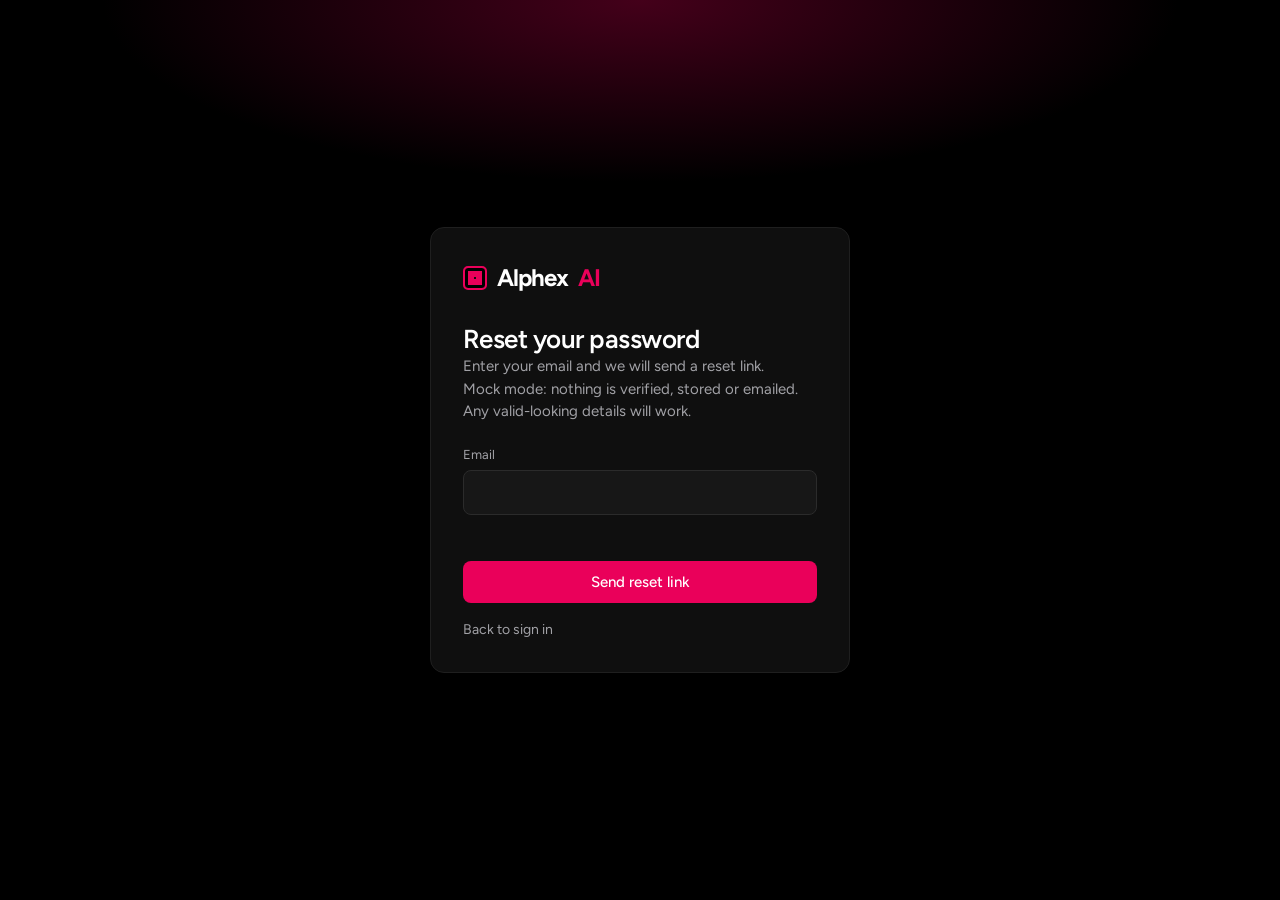
<file: forgot-password.html>
<!doctype html><html lang="en"><head><meta charset="utf-8"><meta name="viewport" content="width=device-width,initial-scale=1,viewport-fit=cover"><meta name="theme-color" content="#000000"><title>Reset password | Alphex Workbench</title>
<link rel="preconnect" href="https://fonts.googleapis.com"><link rel="preconnect" href="https://fonts.gstatic.com" crossorigin><link href="https://fonts.googleapis.com/css2?family=Figtree:wght@400;500;600;700&display=swap" rel="stylesheet"><link rel="stylesheet" href="assets/css/app.css"></head>
<body class="auth" data-root=""><main class="card box"><a class="wordmark" href="login.html">Alphex <b>AI</b></a><h1>Reset your password</h1><p class="mu">Enter your email and we will send a reset link.</p><p class="mu" id="mode"></p>
<form data-auth="forgot">
<div class="fld"><label for="email">Email</label><input id="email" name="email" type="email" autocomplete="email" required ></div>
<p class="msg" id="msg" role="alert"></p><button class="btn pri" type="submit">Send reset link</button></form><div class="links"><a href="login.html">Back to sign in</a></div></main><script src="assets/js/core/config.js"></script><script src="assets/js/core/state.js"></script><script src="assets/js/core/api-client.js"></script><script src="assets/js/adapters/mock-adapter.js"></script><script src="assets/js/core/auth-service.js"></script><script src="assets/js/modules/auth-pages.js"></script></body></html>
</file>
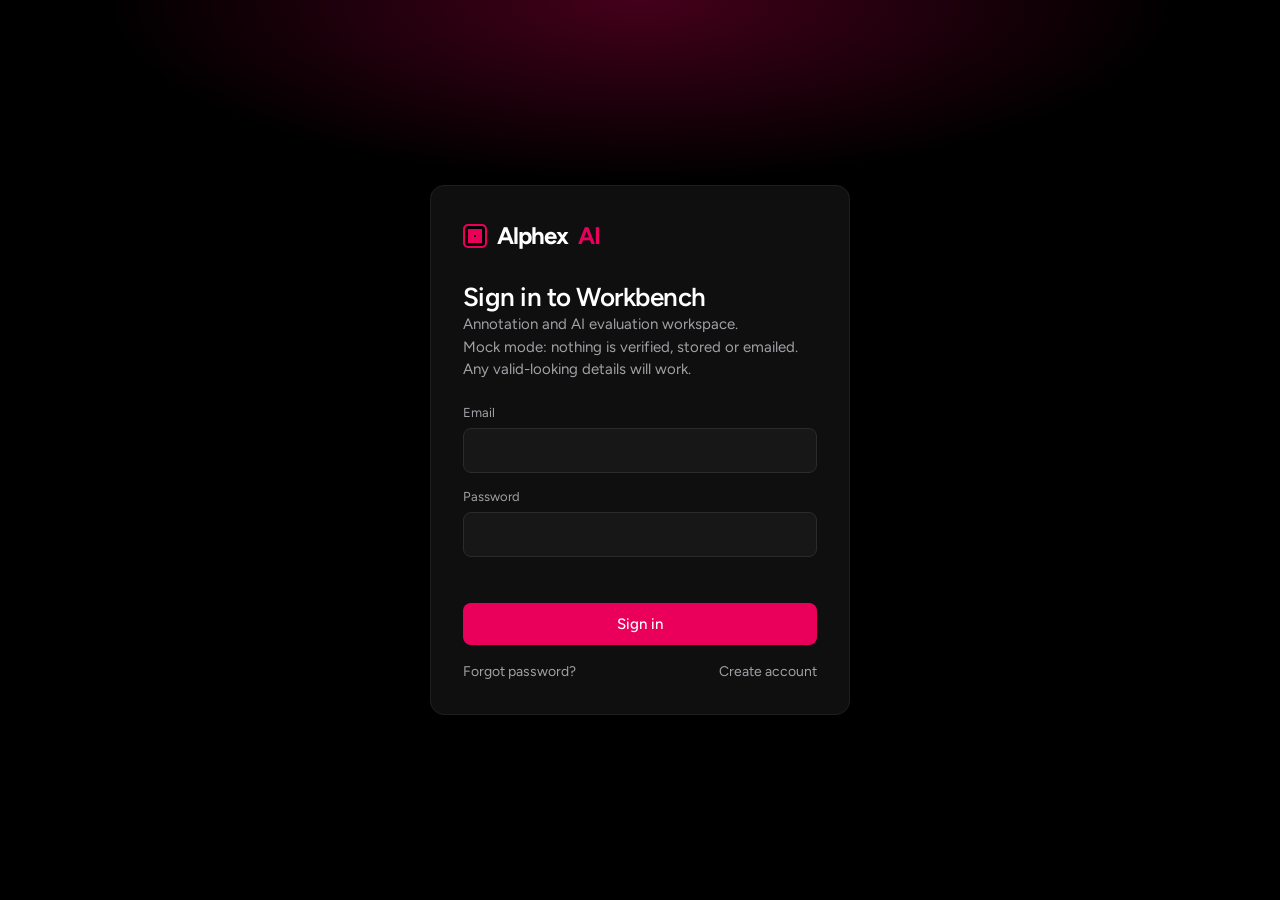
<file: login.html>
<!doctype html><html lang="en"><head><meta charset="utf-8"><meta name="viewport" content="width=device-width,initial-scale=1,viewport-fit=cover"><meta name="theme-color" content="#000000"><title>Sign in | Alphex Workbench</title>
<link rel="preconnect" href="https://fonts.googleapis.com"><link rel="preconnect" href="https://fonts.gstatic.com" crossorigin><link href="https://fonts.googleapis.com/css2?family=Figtree:wght@400;500;600;700&display=swap" rel="stylesheet"><link rel="stylesheet" href="assets/css/app.css"></head>
<body class="auth" data-root=""><main class="card box"><a class="wordmark" href="login.html">Alphex <b>AI</b></a><h1>Sign in to Workbench</h1><p class="mu">Annotation and AI evaluation workspace.</p><p class="mu" id="mode"></p>
<form data-auth="login">
<div class="fld"><label for="email">Email</label><input id="email" name="email" type="email" autocomplete="email" required ></div>
<div class="fld"><label for="password">Password</label><input id="password" name="password" type="password" autocomplete="current-password" required ></div>
<p class="msg" id="msg" role="alert"></p><button class="btn pri" type="submit">Sign in</button></form><div class="links"><a href="forgot-password.html">Forgot password?</a><a href="signup.html">Create account</a></div></main><script src="assets/js/core/config.js"></script><script src="assets/js/core/state.js"></script><script src="assets/js/core/api-client.js"></script><script src="assets/js/adapters/mock-adapter.js"></script><script src="assets/js/core/auth-service.js"></script><script src="assets/js/modules/auth-pages.js"></script></body></html>
</file>
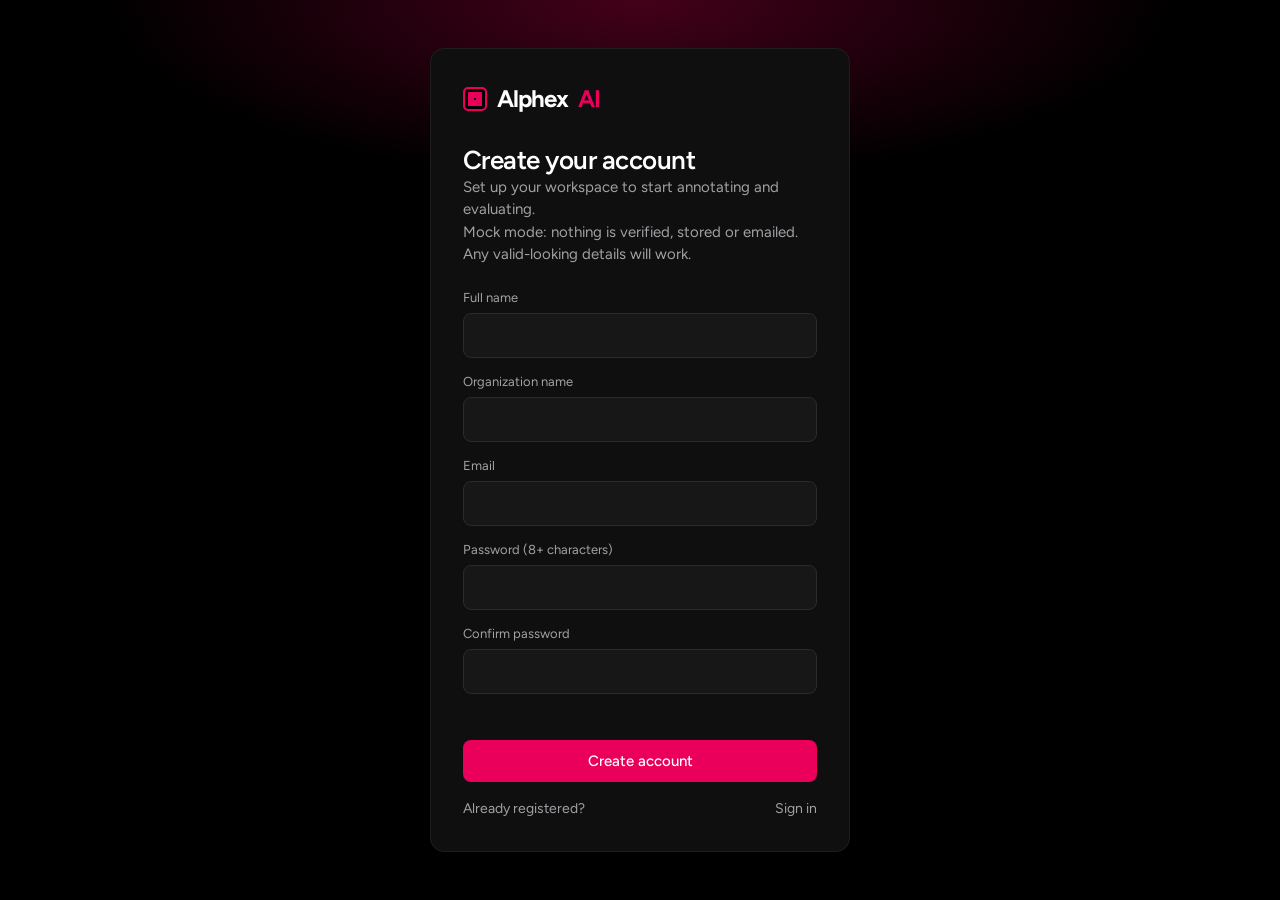
<file: signup.html>
<!doctype html><html lang="en"><head><meta charset="utf-8"><meta name="viewport" content="width=device-width,initial-scale=1,viewport-fit=cover"><meta name="theme-color" content="#000000"><title>Create account | Alphex Workbench</title>
<link rel="preconnect" href="https://fonts.googleapis.com"><link rel="preconnect" href="https://fonts.gstatic.com" crossorigin><link href="https://fonts.googleapis.com/css2?family=Figtree:wght@400;500;600;700&display=swap" rel="stylesheet"><link rel="stylesheet" href="assets/css/app.css"></head>
<body class="auth" data-root=""><main class="card box"><a class="wordmark" href="login.html">Alphex <b>AI</b></a><h1>Create your account</h1><p class="mu">Set up your workspace to start annotating and evaluating.</p><p class="mu" id="mode"></p>
<form data-auth="signup">
<div class="fld"><label for="name">Full name</label><input id="name" name="name" type="text" autocomplete="name" required ></div>
<div class="fld"><label for="organization_name">Organization name</label><input id="organization_name" name="organization_name" type="text" autocomplete="organization" required ></div>
<div class="fld"><label for="email">Email</label><input id="email" name="email" type="email" autocomplete="email" required ></div>
<div class="fld"><label for="password">Password (8+ characters)</label><input id="password" name="password" type="password" autocomplete="new-password" required minlength="8"></div>
<div class="fld"><label for="confirm">Confirm password</label><input id="confirm" name="confirm" type="password" autocomplete="new-password" required ></div>
<p class="msg" id="msg" role="alert"></p><button class="btn pri" type="submit">Create account</button></form><div class="links"><span>Already registered?</span><a href="login.html">Sign in</a></div></main><script src="assets/js/core/config.js"></script><script src="assets/js/core/state.js"></script><script src="assets/js/core/api-client.js"></script><script src="assets/js/adapters/mock-adapter.js"></script><script src="assets/js/core/auth-service.js"></script><script src="assets/js/modules/auth-pages.js"></script></body></html>
</file>
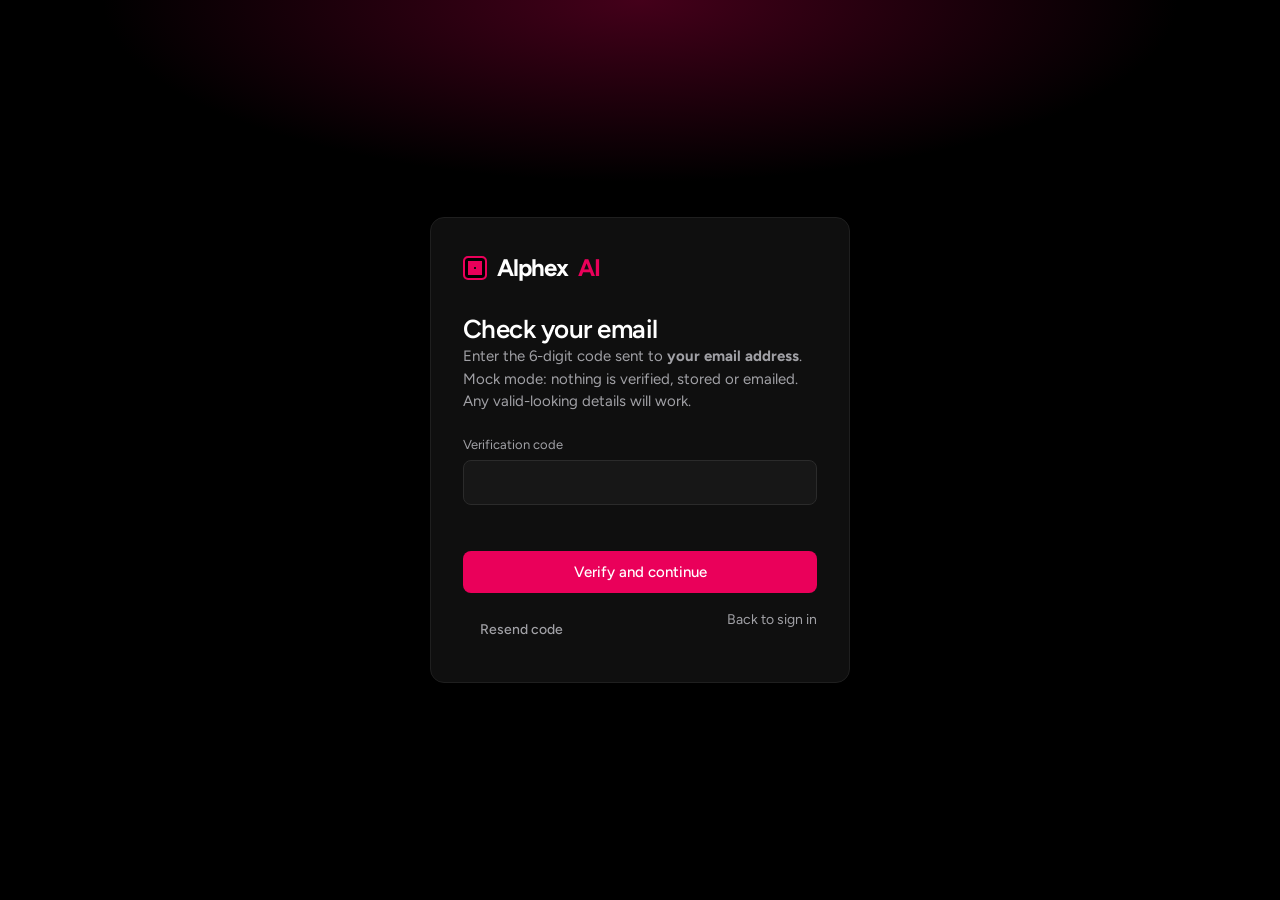
<file: verify.html>
<!doctype html><html lang="en"><head><meta charset="utf-8"><meta name="viewport" content="width=device-width,initial-scale=1,viewport-fit=cover"><meta name="theme-color" content="#000000"><title>Verify | Alphex Workbench</title>
<link rel="preconnect" href="https://fonts.googleapis.com"><link rel="preconnect" href="https://fonts.gstatic.com" crossorigin><link href="https://fonts.googleapis.com/css2?family=Figtree:wght@400;500;600;700&display=swap" rel="stylesheet"><link rel="stylesheet" href="assets/css/app.css"></head>
<body class="auth" data-root=""><main class="card box"><a class="wordmark" href="login.html">Alphex <b>AI</b></a><h1>Check your email</h1><p class="mu">Enter the 6-digit code sent to <b id="addr"></b>.</p><p class="mu" id="mode"></p>
<form data-auth="verify"><div class="fld"><label for="code">Verification code</label><input id="code" name="code" inputmode="numeric" pattern="[0-9]{6}" maxlength="6" autocomplete="one-time-code" required></div>
<p class="msg" id="msg" role="alert"></p><button class="btn pri" type="submit">Verify and continue</button></form><div class="links"><button class="btn ghost" id="resend" type="button" style="width:auto">Resend code</button><a href="login.html">Back to sign in</a></div></main><script src="assets/js/core/config.js"></script><script src="assets/js/core/state.js"></script><script src="assets/js/core/api-client.js"></script><script src="assets/js/adapters/mock-adapter.js"></script><script src="assets/js/core/auth-service.js"></script><script src="assets/js/modules/auth-pages.js"></script></body></html>
</file>
<file: assets/css/app.css>
/* Alphex Workbench design system. Tokens copied from alphex.ai (index.html :root). */
:root{--bg:#000;--bg2:#070707;--card:#0f0f0f;--card2:#171717;--line:#1f1f1f;--line2:#2b2b2b;--tx:#fff;--mu:#a1a1a6;--dim:#6e6e73;--pk:#ea005a;--pk2:#ff1f78;--glow:rgba(234,0,90,.32);--r:14px;--f:"Figtree","Helvetica Neue",Arial,sans-serif;--t:.2s ease;color-scheme:dark}
*{box-sizing:border-box;margin:0}
body{font:400 15px/1.5 var(--f);color:var(--tx);background:var(--bg);-webkit-font-smoothing:antialiased;min-height:100vh}
a{color:inherit;text-decoration:none}button,input,select,textarea{font:inherit;color:inherit}
:focus-visible{outline:2px solid var(--pk2);outline-offset:2px}
h1,h2{font-weight:600;letter-spacing:-.02em;line-height:1.2}h1{font-size:26px}h2{font-size:17px}
.sr{position:absolute;width:1px;height:1px;overflow:hidden;clip:rect(0 0 0 0)}.mu{color:var(--mu)}
svg.lucide{width:16px;height:16px;stroke-width:1.75;flex:none}
.wordmark{font-weight:700;font-size:20px;letter-spacing:-.04em;display:inline-flex;align-items:center;gap:10px}.wordmark b{color:var(--pk)}
.wordmark:before{content:"";flex:none;width:20px;height:20px;border:2px solid var(--pk);border-radius:5px;box-shadow:inset 0 0 0 3px #000,inset 0 0 0 9px var(--pk)}
.btn{display:inline-flex;align-items:center;gap:8px;padding:9px 16px;border-radius:8px;font-weight:500;border:1px solid transparent;background:none;cursor:pointer;transition:background var(--t),box-shadow var(--t),border-color var(--t)}
.btn.pri{background:var(--pk)}.btn.pri:hover{background:var(--pk2);box-shadow:0 0 20px var(--glow)}
.btn.sec{background:var(--card2);border-color:var(--line2)}.btn.sec:hover{border-color:#555}
.btn.ghost{color:var(--mu)}.btn.ghost:hover{color:#fff;background:var(--card2)}.btn.icon{padding:8px}.btn:disabled{opacity:.5;cursor:not-allowed}
.card{background:var(--card);border:1px solid var(--line);border-radius:var(--r);padding:20px;min-width:0}
.badge{display:inline-block;font-size:12px;padding:1px 9px;border-radius:99px;border:1px solid var(--line2);color:var(--mu)}.badge.pk{border-color:#4a0f27;color:#ff7aa9}
.fld{display:grid;gap:6px;margin-bottom:14px}label{font-size:13px;color:var(--mu)}
input,select,textarea{width:100%;padding:10px 12px;background:var(--card2);border:1px solid var(--line2);border-radius:8px}
input:focus,select:focus,textarea:focus{border-color:var(--pk)}textarea{min-height:76px;resize:vertical}
.two{display:grid;grid-template-columns:1fr 1fr;gap:12px}
.msg{min-height:20px;font-size:14px;margin:4px 0 12px;color:#ff7aa9}.msg.ok{color:#fff}
.banner{padding:10px 14px;margin-bottom:16px;border:1px solid #4a0f27;background:rgba(234,0,90,.08);border-radius:10px;color:#ffb3cf;font-size:14px}
.toast{position:fixed;right:20px;bottom:20px;z-index:100;padding:12px 16px;background:var(--card2);border:1px solid var(--line2);border-left:3px solid var(--pk);border-radius:10px;max-width:340px}
.sk{border-radius:6px;background:linear-gradient(90deg,var(--card2),#222,var(--card2));background-size:200% 100%;animation:sk 1.2s linear infinite}@keyframes sk{to{background-position:-200% 0}}
dialog{background:var(--card);color:var(--tx);border:1px solid var(--line2);border-radius:16px;padding:24px;width:min(560px,92vw);margin:auto}dialog::backdrop{background:rgba(0,0,0,.72)}
dialog h2{margin-bottom:4px}dialog .mu{margin-bottom:16px;font-size:14px}.acts{display:flex;justify-content:flex-end;gap:10px;margin-top:8px}
/* auth */
body.auth{display:grid;place-items:center;padding:24px;background:radial-gradient(60% 260px at 50% 0,#44001a,transparent 70%),#000}
.auth .box{width:min(420px,100%);padding:32px}.auth .wordmark{font-size:24px;margin-bottom:28px}.auth form{margin-top:22px}.auth form .btn{width:100%;justify-content:center}
.links{display:flex;justify-content:space-between;gap:12px;margin-top:16px;color:var(--mu);font-size:14px}.links a:hover{color:#fff}
/* shell */
.app{--sb:252px;display:grid;grid-template-columns:var(--sb) 1fr;min-height:100vh;transition:grid-template-columns var(--t)}
.main{min-width:0}.scrim{display:none}
.sidebar{position:sticky;top:0;height:100vh;overflow-y:auto;display:flex;flex-direction:column;padding:16px 10px;background:var(--bg2);border-right:1px solid var(--line);z-index:60}
.sidebar .wordmark{padding:0 10px}.sidebar .sub{color:var(--dim);font-size:12px;margin:2px 0 6px 40px}
.grp{color:var(--dim);font-size:12px;padding:14px 10px 4px}
.nav a,.bot a,.out{display:flex;align-items:center;gap:10px;width:100%;padding:8px 10px;border-radius:8px;color:var(--mu);background:none;border:0;cursor:pointer;text-align:left;transition:background var(--t),color var(--t)}
.nav a:hover,.bot a:hover,.out:hover{background:var(--card2);color:#fff}
.nav a.cur{background:rgba(234,0,90,.12);color:#fff;box-shadow:inset 2px 0 var(--pk)}.nav a.cur svg{color:var(--pk)}
.sidebar .badge{margin-left:auto;font-size:11px;padding:0 7px;font-style:normal}
.bot{margin-top:auto;padding-top:12px;border-top:1px solid var(--line);display:grid;gap:2px}
.who{display:flex;align-items:center;gap:10px;padding:8px 10px}.who small{display:block;color:var(--dim);text-transform:capitalize;font-size:12px;line-height:1.2}
.av{width:30px;height:30px;border-radius:50%;background:var(--card2);border:1px solid var(--line2);display:grid;place-items:center;font-size:12px;font-weight:600;flex:none}
.top{position:sticky;top:0;z-index:40;display:flex;align-items:center;gap:8px;height:64px;padding:0 24px;background:rgba(6,6,6,.82);backdrop-filter:blur(12px);border-bottom:1px solid var(--line)}
.sp{flex:1}.org{width:auto;max-width:200px;padding:7px 10px}.rel{position:relative}
.pop{display:none;position:absolute;right:0;top:44px;width:260px;padding:14px;background:var(--card);border:1px solid var(--line2);border-radius:12px;z-index:70}.pop.open{display:block}.pop p{color:var(--mu);font-size:14px;margin-top:6px}
.page{max-width:1280px;margin:0 auto;padding:28px 24px 56px}.pagehead{margin-bottom:20px}.pagehead p{color:var(--mu);margin-top:4px}
.metrics{display:grid;grid-template-columns:repeat(auto-fit,minmax(170px,1fr));gap:14px}
.metrics .card{display:grid;gap:6px}.metrics .l{color:var(--mu);font-size:13px;display:flex;justify-content:space-between;gap:8px}.metrics strong{font-size:28px;font-weight:600;letter-spacing:-.03em}
.cols{display:grid;grid-template-columns:2fr 1fr;gap:16px;margin-top:16px}.cols h2{margin-bottom:14px}
.scroll{overflow-x:auto}.tbl{width:100%;border-collapse:collapse;font-size:14px}.tbl th{font-weight:500;color:var(--dim);text-align:left;font-size:13px}.tbl td,.tbl th{padding:11px 10px;border-bottom:1px solid var(--line);white-space:nowrap}
.pct{display:flex;align-items:center;gap:10px;min-width:130px}.bar{flex:1;height:6px;border-radius:9px;background:var(--line2);overflow:hidden}.bar i{display:block;height:100%;background:var(--pk)}
.dist{display:flex;height:10px;gap:2px;border-radius:9px;overflow:hidden}.dist i{display:block;background:var(--c)}
.leg{list-style:none;padding:0;display:grid;gap:8px;margin-top:14px}.leg li{display:flex;align-items:center;gap:8px;color:var(--mu)}.leg b{margin-left:auto;color:#fff;font-weight:600}.dot{width:9px;height:9px;border-radius:3px;background:var(--c);flex:none}
.act{list-style:none;padding:0;display:grid;gap:14px}.act li{display:flex;gap:12px}.act svg{color:var(--pk);margin-top:3px}.act time{display:block;color:var(--dim);font-size:12px}
.qa{display:grid;gap:8px}.qa .btn{justify-content:flex-start}.qa svg{color:var(--pk)}
@media(min-width:901px){.app.collapsed{--sb:68px}.collapsed .lbl,.collapsed .sub,.collapsed .badge{display:none}.collapsed .nav a,.collapsed .bot a,.collapsed .out,.collapsed .who{justify-content:center}}
@media(max-width:900px){.app{grid-template-columns:1fr}.sidebar{position:fixed;left:0;width:272px;transform:translateX(-100%);transition:transform var(--t)}.open .sidebar{transform:none}.open .scrim{display:block;position:fixed;inset:0;background:rgba(0,0,0,.6);z-index:55}.cols{grid-template-columns:1fr}.hide-sm{display:none}.page{padding:20px 16px 48px}.top{padding:0 16px}.two{grid-template-columns:1fr}}
@media(prefers-reduced-motion:reduce){*{transition:none!important;animation:none!important}}
/* Phase 2 additions */
.tool{display:flex;flex-wrap:wrap;gap:10px;margin-bottom:16px;align-items:center}.tool input,.tool select{width:auto;min-width:140px}.tool .grow{flex:1;min-width:200px}
.seg{display:inline-flex;border:1px solid var(--line2);border-radius:8px;overflow:hidden}.seg button{padding:8px 10px;background:none;border:0;cursor:pointer;color:var(--mu)}.seg button[aria-pressed=true]{background:var(--card2);color:#fff}
.cards{display:grid;grid-template-columns:repeat(auto-fill,minmax(300px,1fr));gap:14px}.cards .card{display:grid;gap:10px;align-content:start}
.pgr{display:flex;justify-content:space-between;align-items:center;margin-top:14px;gap:10px}
.empty{text-align:center;padding:36px 12px;color:var(--mu);display:grid;gap:12px;justify-items:center}
.tabs{display:flex;gap:4px;border-bottom:1px solid var(--line);margin:16px 0;overflow-x:auto}.tabs button{background:none;border:0;padding:10px 14px;color:var(--mu);cursor:pointer;border-bottom:2px solid transparent;white-space:nowrap}.tabs button[aria-selected=true]{color:#fff;border-color:var(--pk)}
.kv{display:grid;grid-template-columns:minmax(110px,1fr) 2fr;gap:10px 16px;font-size:14px}.kv dt{color:var(--dim)}.kv dd{margin:0;word-break:break-word}
.stack{display:inline-flex}.stack .av{margin-left:-8px;border-color:var(--card);width:26px;height:26px;font-size:11px}.stack .av:first-child{margin-left:0}
.drop{border:1px dashed var(--line2);border-radius:12px;padding:32px;text-align:center;color:var(--mu);cursor:pointer}.drop.on,.drop:hover{border-color:var(--pk)}
.steps{display:flex;gap:6px;margin-bottom:10px}.steps i{flex:1;height:4px;border-radius:4px;background:var(--line2)}.steps i.on{background:var(--pk)}
pre.json{background:var(--card2);border:1px solid var(--line);border-radius:8px;padding:12px;overflow:auto;font-size:13px;max-height:320px;white-space:pre-wrap}
.lnk{color:#fff;font-weight:600}.lnk:hover{color:var(--pk2)}.ra{display:inline-flex;gap:2px}.small{font-size:12px;color:var(--dim)}
dialog.wide{width:min(780px,94vw)}.trunc{max-width:240px;overflow:hidden;text-overflow:ellipsis;white-space:nowrap;color:var(--mu);font-size:13px}.clamp{display:-webkit-box;-webkit-line-clamp:2;-webkit-box-orient:vertical;overflow:hidden}
.iss{list-style:none;padding:0;display:grid;gap:6px;font-size:14px;margin-top:10px}.iss li{padding:8px 10px;border:1px solid var(--line2);border-radius:8px}.iss li.error{border-color:var(--pk);color:#ff7aa9}
tr.rec{cursor:pointer}tr.rec:hover{background:var(--card2)}
</file>
